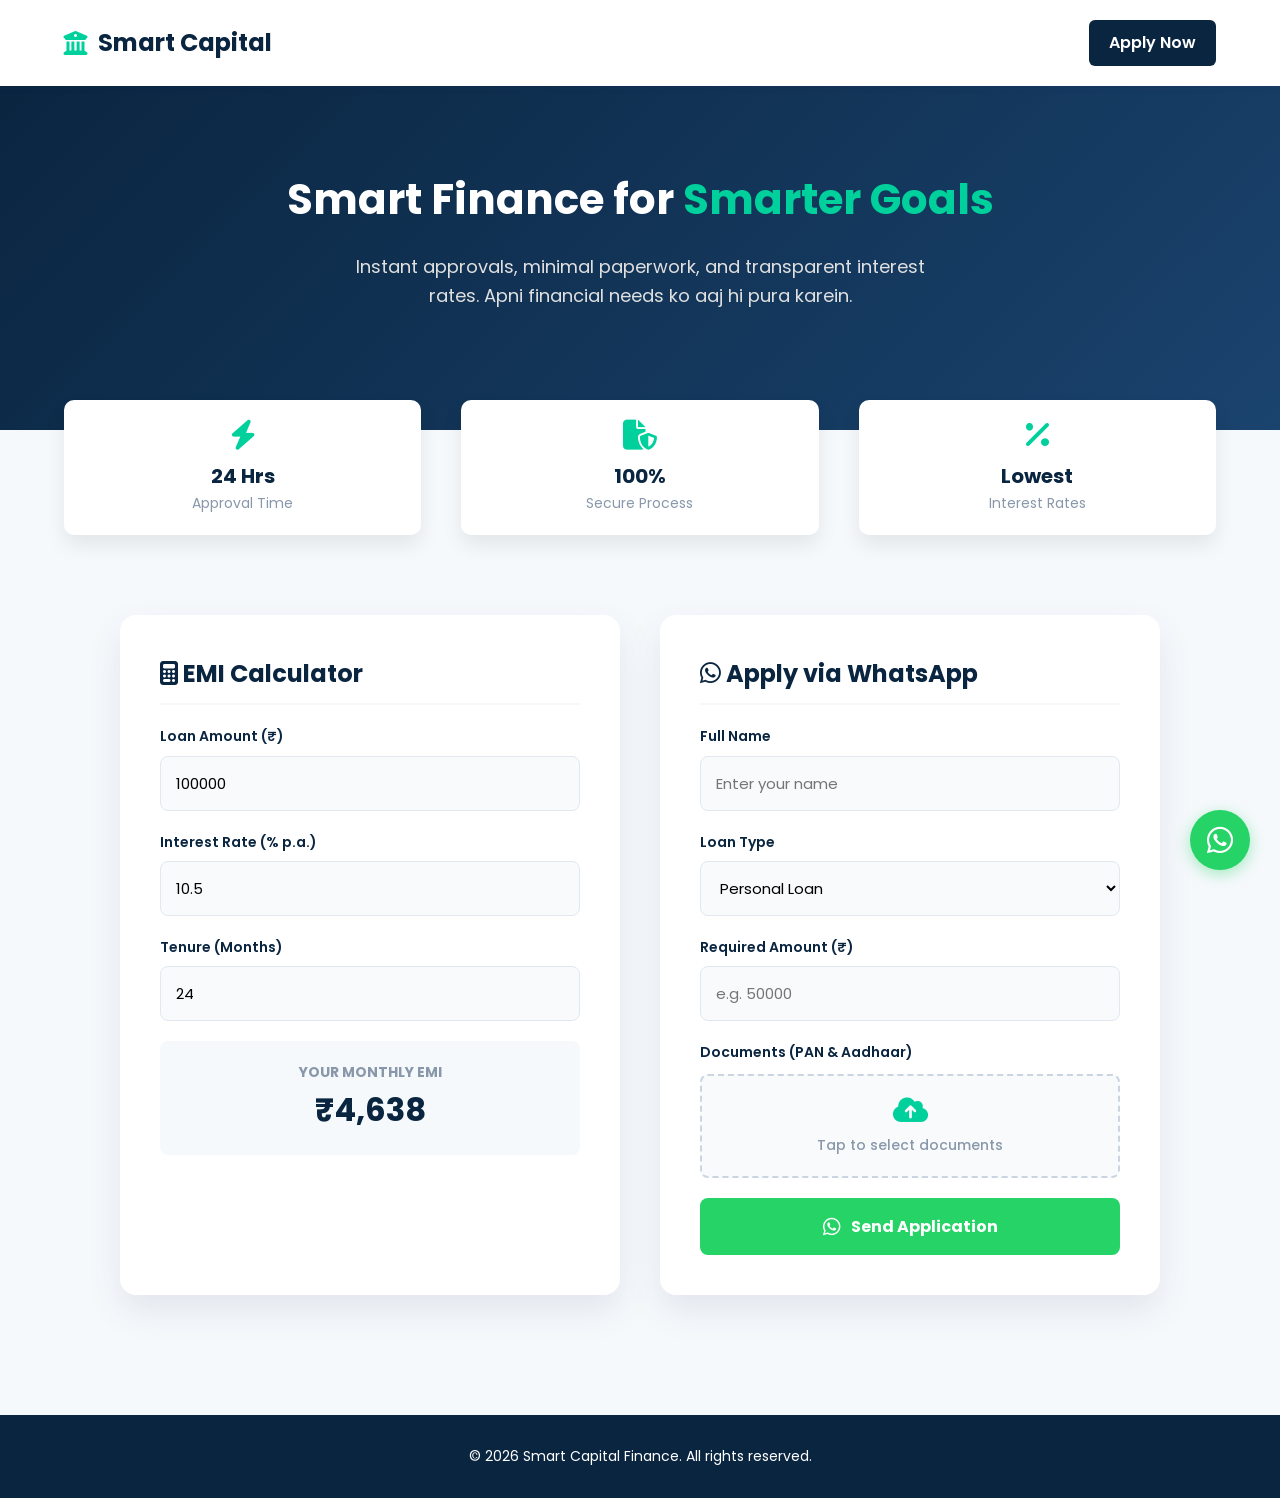
<file: index.html>
<!DOCTYPE html>
<html lang="en">
<head>
    <meta charset="UTF-8">
    <meta name="viewport" content="width=device-width, initial-scale=1.0">
    <title>Smart Capital Finance | Premium Loans</title>
    <!-- Google Fonts -->
    <link href="https://fonts.googleapis.com/css2?family=Poppins:wght@300;400;600;700&display=swap" rel="stylesheet">
    <!-- FontAwesome Icons -->
    <link rel="stylesheet" href="https://cdnjs.cloudflare.com/ajax/libs/font-awesome/6.4.0/css/all.min.css">
    
    <style>
        /* CSS Variables for Premium Look */
        :root {
            --primary: #0A2540; /* Navy Blue */
            --accent: #00D09C; /* Fintech Green */
            --bg-light: #F6F9FC;
            --text-dark: #32325D;
            --text-muted: #8898AA;
        }

        * { margin: 0; padding: 0; box-sizing: border-box; font-family: 'Poppins', sans-serif; }
        body { background-color: var(--bg-light); color: var(--text-dark); line-height: 1.6; }

        /* Navbar */
        nav { background: white; padding: 20px 5%; display: flex; justify-content: space-between; align-items: center; box-shadow: 0 4px 6px rgba(50,50,93,0.05); position: sticky; top: 0; z-index: 100; }
        .logo { font-size: 24px; font-weight: 700; color: var(--primary); display: flex; align-items: center; gap: 10px; }
        .logo i { color: var(--accent); }
        .nav-btn { background: var(--primary); color: white; padding: 10px 20px; text-decoration: none; border-radius: 6px; font-weight: 600; transition: 0.3s; }
        .nav-btn:hover { background: #071a2e; transform: translateY(-2px); }

        /* Hero Section */
        .hero { padding: 80px 5%; display: flex; flex-direction: column; align-items: center; text-align: center; background: linear-gradient(135deg, #0A2540 0%, #1a436e 100%); color: white; }
        .hero h1 { font-size: 42px; margin-bottom: 20px; font-weight: 700; }
        .hero h1 span { color: var(--accent); }
        .hero p { font-size: 18px; max-width: 600px; margin-bottom: 40px; color: #e0e0e0; }

        /* Stats Strip */
        .stats { display: flex; justify-content: center; gap: 40px; margin-top: -30px; padding: 0 5%; flex-wrap: wrap; }
        .stat-box { background: white; padding: 20px 40px; border-radius: 10px; box-shadow: 0 10px 20px rgba(0,0,0,0.08); text-align: center; flex: 1; min-width: 200px; }
        .stat-box i { font-size: 30px; color: var(--accent); margin-bottom: 10px; }
        .stat-box h4 { color: var(--primary); font-size: 20px; }
        .stat-box p { color: var(--text-muted); font-size: 14px; }

        /* Interactive EMI Calculator & Form Section */
        .dashboard { display: flex; flex-wrap: wrap; justify-content: center; gap: 40px; padding: 80px 5%; }
        .card { background: white; padding: 40px; border-radius: 16px; box-shadow: 0 15px 35px rgba(50,50,93,0.1); width: 100%; max-width: 500px; }
        .card h3 { color: var(--primary); margin-bottom: 20px; font-size: 24px; border-bottom: 2px solid var(--bg-light); padding-bottom: 10px; }
        
        /* Inputs */
        .input-group { margin-bottom: 20px; }
        .input-group label { display: block; font-weight: 600; margin-bottom: 8px; font-size: 14px; color: var(--primary); }
        .input-group input[type="text"], .input-group input[type="number"], .input-group select { width: 100%; padding: 15px; border: 1px solid #e2e8f0; border-radius: 8px; font-size: 15px; outline: none; transition: 0.3s; background: #f8fafc; }
        .input-group input:focus, .input-group select:focus { border-color: var(--accent); box-shadow: 0 0 0 3px rgba(0, 208, 156, 0.2); }
        
        /* Dummy File Upload Styling */
        .file-upload { border: 2px dashed #cbd5e1; border-radius: 8px; padding: 20px; text-align: center; position: relative; cursor: pointer; transition: 0.3s; background: #f8fafc; margin-top: 10px; }
        .file-upload:hover { border-color: var(--accent); background: #f0fdfa; }
        .file-upload input[type="file"] { position: absolute; width: 100%; height: 100%; top: 0; left: 0; opacity: 0; cursor: pointer; }
        .file-upload i { font-size: 28px; color: var(--accent); margin-bottom: 10px; }
        .file-upload p { margin: 0; font-size: 14px; color: var(--text-muted); font-weight: 500; transition: 0.3s; }

        .result-box { background: var(--bg-light); padding: 20px; border-radius: 8px; text-align: center; margin-bottom: 20px; }
        .result-box h4 { color: var(--text-muted); font-size: 14px; text-transform: uppercase; }
        .result-box h2 { color: var(--primary); font-size: 32px; }

        .btn-submit { width: 100%; padding: 16px; background: #25D366; color: white; border: none; border-radius: 8px; font-size: 16px; font-weight: bold; cursor: pointer; display: flex; justify-content: center; align-items: center; gap: 10px; transition: 0.3s; }
        .btn-submit:hover { background: #1ebd5a; transform: translateY(-2px); box-shadow: 0 10px 20px rgba(37, 211, 102, 0.3); }

        /* Floating WhatsApp Button */
        .wa-float { position: fixed; bottom: 30px; right: 30px; background: #25D366; color: white; width: 60px; height: 60px; border-radius: 50%; display: flex; justify-content: center; align-items: center; font-size: 30px; box-shadow: 0 4px 15px rgba(37, 211, 102, 0.4); z-index: 100; text-decoration: none; animation: pulse 2s infinite; }
        @keyframes pulse {
            0% { transform: scale(1); box-shadow: 0 0 0 0 rgba(37, 211, 102, 0.7); }
            70% { transform: scale(1.05); box-shadow: 0 0 0 15px rgba(37, 211, 102, 0); }
            100% { transform: scale(1); box-shadow: 0 0 0 0 rgba(37, 211, 102, 0); }
        }

        footer { text-align: center; padding: 30px; background: var(--primary); color: white; font-size: 14px; margin-top: 40px; }
        
        /* Mobile Adjustments */
        @media (max-width: 768px) {
            .hero h1 { font-size: 32px; }
            .dashboard { flex-direction: column; align-items: center; }
        }
    </style>
</head>
<body>

    <!-- Navbar -->
    <nav>
        <div class="logo"><i class="fa-solid fa-building-columns"></i> Smart Capital</div>
        <a href="#apply" class="nav-btn">Apply Now</a>
    </nav>

    <!-- Hero Section -->
    <section class="hero">
        <h1>Smart Finance for <span>Smarter Goals</span></h1>
        <p>Instant approvals, minimal paperwork, and transparent interest rates. Apni financial needs ko aaj hi pura karein.</p>
    </section>

    <!-- Stats -->
    <div class="stats">
        <div class="stat-box">
            <i class="fa-solid fa-bolt"></i>
            <h4>24 Hrs</h4>
            <p>Approval Time</p>
        </div>
        <div class="stat-box">
            <i class="fa-solid fa-file-shield"></i>
            <h4>100%</h4>
            <p>Secure Process</p>
        </div>
        <div class="stat-box">
            <i class="fa-solid fa-percent"></i>
            <h4>Lowest</h4>
            <p>Interest Rates</p>
        </div>
    </div>

    <!-- Main Workspace -->
    <section class="dashboard" id="apply">
        
        <!-- Interactive EMI Calculator -->
        <div class="card">
            <h3><i class="fa-solid fa-calculator"></i> EMI Calculator</h3>
            <div class="input-group">
                <label>Loan Amount (₹)</label>
                <input type="number" id="calcAmount" value="100000" oninput="calculateEMI()">
            </div>
            <div class="input-group">
                <label>Interest Rate (% p.a.)</label>
                <input type="number" id="calcRate" value="10.5" step="0.1" oninput="calculateEMI()">
            </div>
            <div class="input-group">
                <label>Tenure (Months)</label>
                <input type="number" id="calcTenure" value="24" oninput="calculateEMI()">
            </div>
            <div class="result-box">
                <h4>Your Monthly EMI</h4>
                <h2 id="emiResult">₹4,638</h2>
            </div>
        </div>

        <!-- WhatsApp Application Form with Document Upload -->
        <div class="card">
            <h3><i class="fa-brands fa-whatsapp"></i> Apply via WhatsApp</h3>
            <form id="loanForm">
                <div class="input-group">
                    <label>Full Name</label>
                    <input type="text" id="waName" placeholder="Enter your name" required>
                </div>
                <div class="input-group">
                    <label>Loan Type</label>
                    <select id="waService">
                        <option value="Personal Loan">Personal Loan</option>
                        <option value="Credit Card">Credit Card</option>
                        <option value="Business Loan">Business Loan</option>
                    </select>
                </div>
                <div class="input-group">
                    <label>Required Amount (₹)</label>
                    <input type="number" id="waAmount" placeholder="e.g. 50000">
                </div>
                
                <!-- Dummy Document Upload UI -->
                <div class="input-group">
                    <label>Documents (PAN & Aadhaar)</label>
                    <div class="file-upload">
                        <input type="file" id="waDocs" multiple accept=".pdf, image/*" onchange="updateFileName(this)">
                        <i class="fa-solid fa-cloud-arrow-up"></i>
                        <p id="fileText">Tap to select documents</p>
                    </div>
                </div>

                <button type="button" class="btn-submit" onclick="sendToWA()">
                    <i class="fa-brands fa-whatsapp" style="font-size: 20px;"></i> Send Application
                </button>
            </form>
        </div>
    </section>

    <!-- Floating WhatsApp Icon -->
    <a href="https://wa.me/919876543210?text=Hi%20Smart%20Capital,%20I%20need%20assistance." class="wa-float" target="_blank">
        <i class="fa-brands fa-whatsapp"></i>
    </a>

    <footer>
        <p>&copy; 2026 Smart Capital Finance. All rights reserved.</p>
    </footer>

    <!-- Scripts -->
    <script>
        // EMI Calculation Logic
        function calculateEMI() {
            let p = parseFloat(document.getElementById('calcAmount').value);
            let r = parseFloat(document.getElementById('calcRate').value) / 12 / 100;
            let n = parseFloat(document.getElementById('calcTenure').value);

            if(p && r && n) {
                let emi = p * r * (Math.pow(1 + r, n)) / (Math.pow(1 + r, n) - 1);
                document.getElementById('emiResult').innerText = "₹" + Math.round(emi).toLocaleString('en-IN');
            } else {
                document.getElementById('emiResult').innerText = "₹0";
            }
        }

        // Update File Name in UI when selected
        function updateFileName(input) {
            let text = document.getElementById('fileText');
            if(input.files.length > 0) {
                text.innerText = input.files.length + " document(s) ready for WhatsApp";
                text.style.color = "#00D09C"; // Green text on selection
                text.style.fontWeight = "bold";
            } else {
                text.innerText = "Tap to select documents";
                text.style.color = "#8898AA";
                text.style.fontWeight = "500";
            }
        }

        // WhatsApp Sending Logic
        function sendToWA() {
            let number = "919876543210"; // YAHAN APNA NUMBER DALEIN
            let name = document.getElementById('waName').value;
            let service = document.getElementById('waService').value;
            let amount = document.getElementById('waAmount').value;
            let docs = document.getElementById('waDocs').files.length;
            
            if(!name) {
                alert("Please apna naam bharein.");
                return;
            }

            let msg = `*New Application: Smart Capital Finance*%0A%0A`;
            msg += `*Name:* ${name}%0A`;
            msg += `*Service:* ${service}%0A`;
            if(amount) msg += `*Amount:* ₹${amount}%0A`;
            
            // Smartly reminding them to attach the files in chat
            if(docs > 0) {
                msg += `%0A*Documents:* Maine apne PAN/Aadhaar ready kar liye hain, main is chat mein attach kar raha hu.%0A`;
            } else {
                msg += `%0A*Note:* Kripya apne PAN aur Aadhaar ki photo is chat mein attach karein.%0A`;
            }

            window.open(`https://wa.me/${number}?text=${msg}`, '_blank');
        }

        // Initialize EMI on load
        window.onload = calculateEMI;
    </script>
</body>
</html>
</file>
